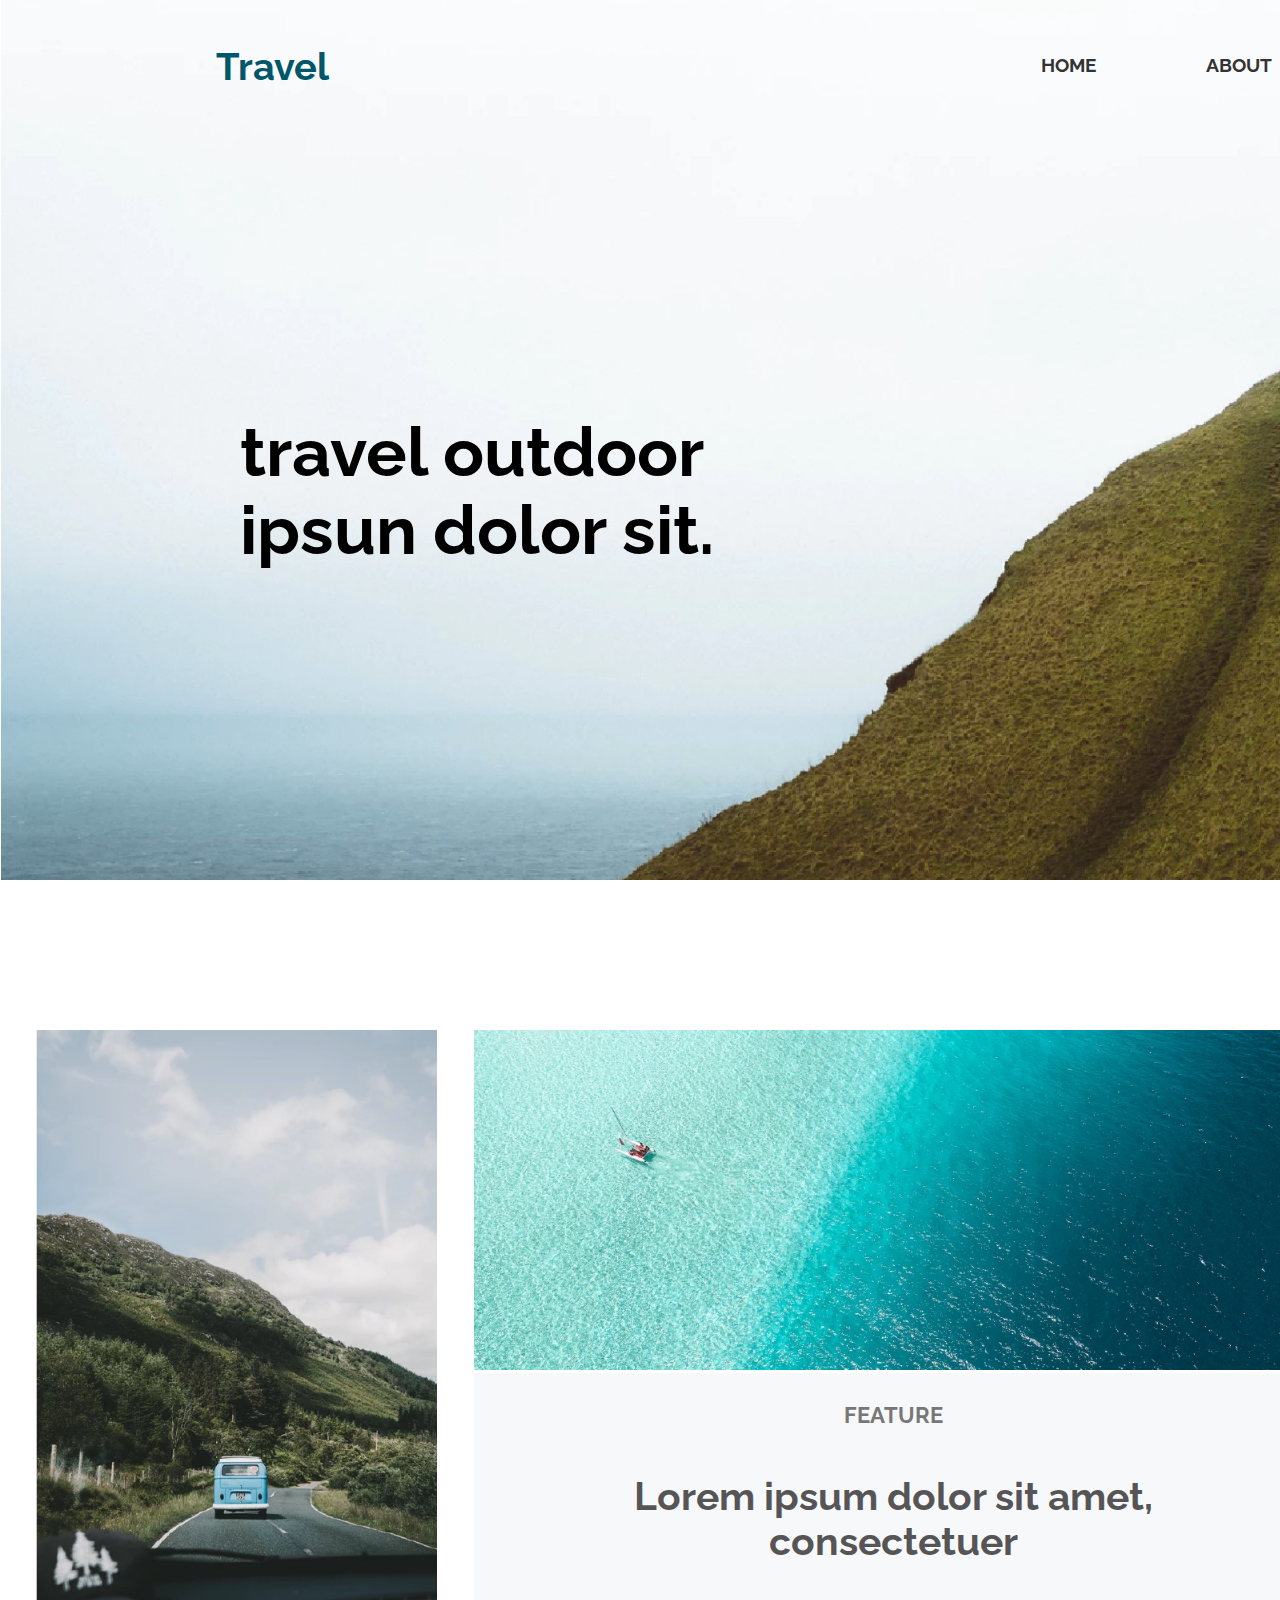
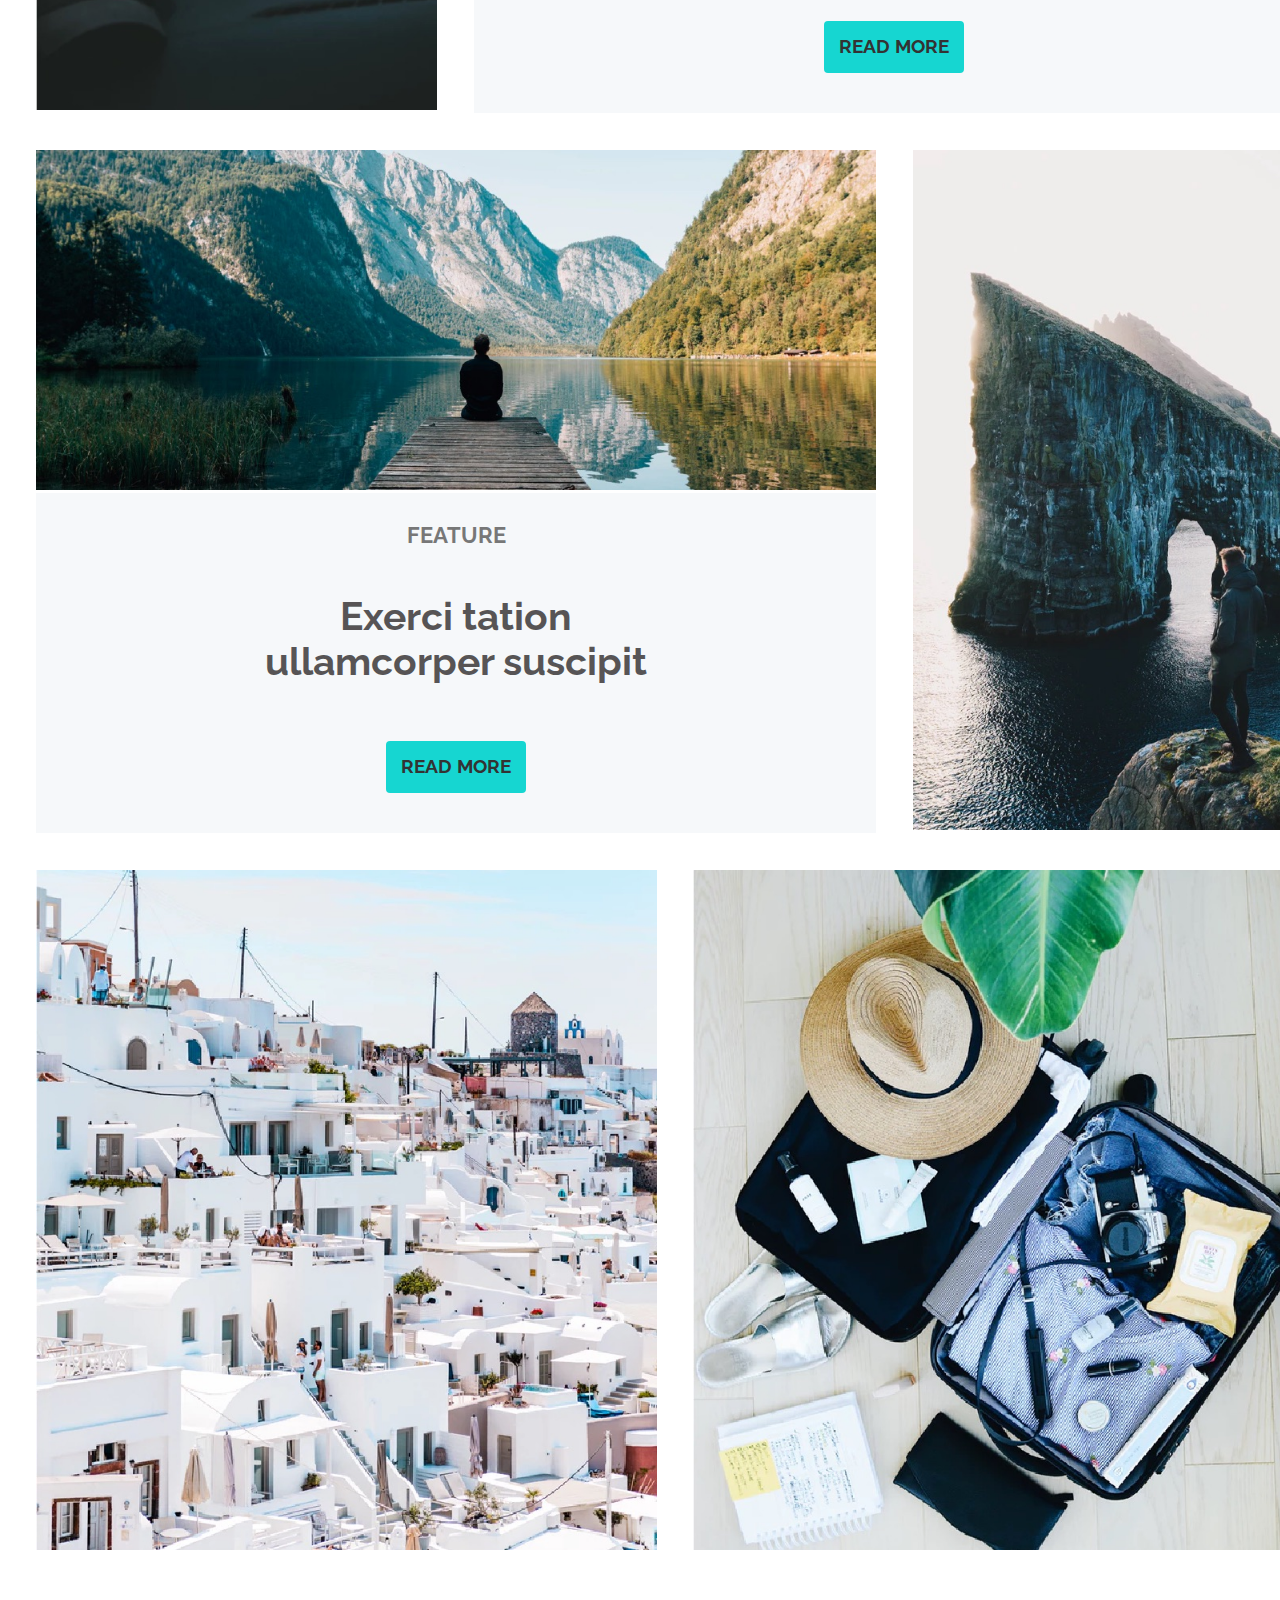
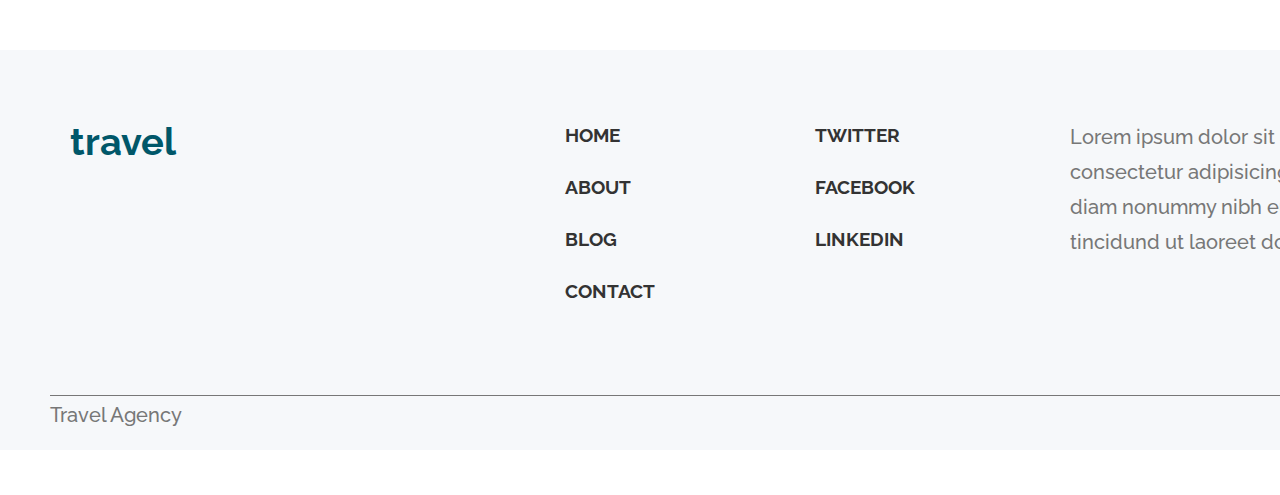
<file: index.html>
<!DOCTYPE html>
<html lang="en">

<head>
    <meta charset="UTF-8" />
    <meta name="viewport" content="width=device-width, initial-scale=1.0" />
    <meta http-equiv="X-UA-Compatible" content="ie=edge" />
    <title>Project 1</title>
    <link href="https://fonts.googleapis.com/css2?family=Raleway:wght@500;700&display=swap" rel="stylesheet" />

    <link rel="stylesheet" href="project-1-styles.css" />
</head>

<body>
    <!-- header -->
    <header class="top">
        <nav>
            <div class="logo">Travel</div>
            <ul class="ult">
                <li class="button1">
                    <a href="#">HOME
                        <div class="dropdown-home">
                            <a class="ddh" href="#">Menu 1</a>
                            <a class="ddh" href="#">Menu 2</a>
                            <a class="ddh" href="#">Menu 3</a>
                            <a class="ddh" href="#">Menu 4</a>
                            <a class="ddh" href="#">Menu 5</a>
                        </div>
                    </a>
                </li>
                <li class="button1"><a href="#">ABOUT</a></li>
                <li class="button1"><a href="#">BLOG</a></li>
                <li class="button2"><a class="contact" href="#">CONTACT</a></li>
            </ul>
        </nav>
        <h1 class="texttop">
            travel outdoor <br />
            ipsun dolor sit.
        </h1>
    </header>
    <main>
        <!-- section1 -->
        <section class="section1 wrapper">
            <div class="s1-1">
                <img class="image1" src="images/image-1.jpeg" alt="image1" />
            </div>
            <div class="s1-2">
                <img class="image2" src="images/image-2.jpeg" alt="image2" />
                <div class="s1-2-1">
                    <h2 class="feature">FEATURE</h2>
                    <p class="text">Lorem ipsum dolor sit amet, consectetuer</p>
                    <a class="readmore" href="#">READ MORE</a>
                </div>
            </div>
        </section>
        <!-- section2 -->
        <section class="section2 wrapper">
            <div class="s2-1">
                <img class="image3" src="images/image-3.jpeg" alt="image3" />
                <div class="s2-1-1">
                    <h2 class="feature">FEATURE</h2>
                    <p class="text">
                        Exerci tation <br />
                        ullamcorper suscipit
                    </p>
                    <a class="readmore" href="#">READ MORE</a>
                </div>
            </div>
            <div class="s2-2">
                <img class="image4" src="images/image-4.jpeg" alt="image4" />
            </div>
        </section>
        <!-- section3 -->
        <section class="section3 wrapper">
            <div class="s3-1">
                <img class="image5" src="images/image-5.jpeg" alt="image5" />
            </div>
            <div class="s3-2">
                <img class="image6" src="images/image-6.jpeg" alt="image6" />
            </div>
        </section>
    </main>
    <!-- footer -->
    <footer>
        <div class="footertop">
            <div class="logobot">travel</div>
            <ul class="ulb1">
                <li class="button3"><a href="#">HOME</a></li>

                <li class="button3"><a href="#">ABOUT</a></li>

                <li class="button3"><a href="#">BLOG</a></li>

                <li class="button3"><a href="#">CONTACT</a></li>
            </ul>
            <ul class="ulb2">
                <li class="button3"><a href="#">TWITTER</a></li>

                <li class="button3"><a href="#">FACEBOOK</a></li>

                <li class="button3"><a href="#">LINKEDIN</a></li>
            </ul>
            <div class="textbottom">
                Lorem ipsum dolor sit amet,<br />
                consectetur adipisicing elit, sed <br />
                diam nonummy nibh euismod <br />
                tincidund ut laoreet dolore magna.
            </div>
        </div>
        <p class="copyright">Travel Agency</p>
    </footer>
</body>

</html>
</file>
<file: project-1-styles.css>
html { line-height:1.15;-ms-text-size-adjust:100%;-webkit-text-size-adjust:100%}body{margin:0}article,aside,footer,header,nav,section{display:block}h1{font-size:2em;margin:.67em 0}figcaption,figure,main{display:block}figure{margin:1em 40px}hr{box-sizing:content-box;height:0;overflow:visible}pre{font-family:monospace,monospace;font-size:1em}a{background-color:transparent;-webkit-text-decoration-skip:objects}abbr[title]{border-bottom:none;text-decoration:underline;text-decoration:underline dotted}b,strong{font-weight:inherit}b,strong{font-weight:bolder}code,kbd,samp{font-family:monospace,monospace;font-size:1em}dfn{font-style:italic}mark{background-color:#ff0;color:#000}small{font-size:80%}sub,sup{font-size:75%;line-height:0;position:relative;vertical-align:baseline}sub{bottom:-.25em}sup{top:-.5em}audio,video{display:inline-block}audio:not([controls]){display:none;height:0}img{border-style:none}svg:not(:root){overflow:hidden}button,input,optgroup,select,textarea{font-family:sans-serif;font-size:100%;line-height:1.15;margin:0}button,input{overflow:visible}button,select{text-transform:none}button,html [type=button],[type=reset],[type=submit]{-webkit-appearance:button}button::-moz-focus-inner,[type=button]::-moz-focus-inner,[type=reset]::-moz-focus-inner,[type=submit]::-moz-focus-inner{border-style:none;padding:0}button:-moz-focusring,[type=button]:-moz-focusring,[type=reset]:-moz-focusring,[type=submit]:-moz-focusring{outline:1px dotted ButtonText}fieldset{padding:.35em .75em .625em}legend{box-sizing:border-box;color:inherit;display:table;max-width:100%;padding:0;white-space:normal}progress{display:inline-block;vertical-align:baseline}textarea{overflow:auto}[type=checkbox],[type=radio]{box-sizing:border-box;padding:0}[type=number]::-webkit-inner-spin-button,[type=number]::-webkit-outer-spin-button{height:auto}[type=search]{-webkit-appearance:textfield;outline-offset:-2px}[type=search]::-webkit-search-cancel-button,[type=search]::-webkit-search-decoration{-webkit-appearance:none}::-webkit-file-upload-button{-webkit-appearance:button;font:inherit}details,menu{display:block}summary{display:list-item}canvas{display:inline-block}template{display:none}[hidden]{display:none}
        
.clearfix:after {visibility: hidden; display: block; font-size: 0; content: ''; clear: both; height: 0; }
        
html { -moz-box-sizing: border-box; -webkit-box-sizing: border-box; box-sizing: border-box; }
        
*, *:before, *:after {box-sizing: inherit}
        
.sr-only { position: absolute; width: 1px; height: 1px; margin: -1px; border: 0; padding: 0; white-space: nowrap; clip-path: inset(100%); clip: rect(0 0 0 0); overflow: hidden;}



/* ----------------------------------------------------------------- */
html {
    font-size: 62.5%;
    font-family: 'Raleway', sans-serif;
}

body {
    margin: 0 auto;
    font-family: 'Raleway', sans-serif;
}

.wrapper {
    max-width: 1630px;
    width: 90%;
    margin: 0 auto;
    justify-content: space-evenly;
    display: flex;
    flex-direction: row;
}


/* top section ---------------------------------------------------------*/
.top {
    background: url(images/image-main.jpeg) ;
    height: 900px;
    width: 1900px;
    background-size: cover;
    max-width: 1900px;
    margin: -20px auto 150px auto;
}

a {
    text-decoration: none;
    color: #333333;
} 

li {
    list-style: none;
  }

nav{
    padding: 10px 0; 
    display: flex;
    justify-content: space-evenly; 
  }



.ult {
    display: flex;
    flex-direction: row;
    justify-content: end;
    margin-left: 400px;
}

/* section1 and section2----------------------------------------------------- */
.section1 {
     display: flex;
    justify-content: space-evenly; 
}

.s1-1,
.image1,
.s2-2
.image4 {
    width: calc( 501px*0.8);
    height: calc(850px*0.8);
}

.image2,
.s1-2-1,
.s2-1,
.image3,
.s2-1-1 {
    background-color: #F6F8FA;
    width: calc(1050px*0.8);
    height: calc(425px*0.8);
}

.s1-2-1,
.s2-1-1,
.feature,
.text,
.readmore {
    display: flex;
    flex-direction: column;
    align-self: center;
}

/* section 3 ----------------------------------------------------- */
.s3-1,
.s3-2,
.image5,
.image6 {
    width: calc(776px*0.8);
    height: calc(850px*0.8);
}

/* --s1+s2+s3---------------------------------------- */
.section1,
.section2,
.section3{
    width: 1350px;
    height: 680px;
   
    margin-top: 40px;
    margin-bottom: 40px;
}

/* bottom section------------------------------------------------------------ */
footer {
    background-color: #F6F8FA;
    height: 400px;
    max-width: 1900px;
    margin: 100px auto 0 auto;
}


.ulb1,
.ulb2 {
    display: flex;
    flex-direction: column;
    justify-content: start;
    width: 250px;
    height: 500px;
    padding: 50px;
}

.navigation1 {
    display: flex;
    flex-direction: column;

}

.footertop {
    display: flex;
    flex-direction: row;
    align-items: flex-start;
    align-self: end;
    width: 1900px;
    height: 350px;
}

.footertop,
.logobot,
.ulb1,
.ulb2,
.textbottom {
    height: 325px;
}

.copyright {border-top: 1px solid #777;
    width : 1550px;
    height : 80px;
    font-size: 20px;
    font-weight: 500;
    color: #777777;
    margin-top: 20px;
    margin-left: 50px;
    padding-bottom: 40px;
    display: flex;
    justify-content: flex-start;
}

.textbottom {
    font-size: 20px;
    font-weight: 500;
    color: #777;
    text-align: justify;
    display: flex;
    align-items: flex-start;
    padding: 70px;
    line-height: 35px;
}

.logobot {
    width: 300px;
    color: #005769;
    font-size: 38px;
    font-weight: 700;
    padding:70px;
    margin-right: 200px;
    align-items: center;
    box-sizing: border-box;
}
    
/* ---------------------------------------------- */
p {
    font-size: 4rem;
    color: rgba(34, 30, 30, 0.75);
}

h2,p {
    margin: 0px;
}

.logo {
    color: #005769;
    font-size: 38px;
    font-weight: 700;
    padding:50px 0px;
    margin:5px;
    box-sizing: border-box;
}

.button1 {
    color: #333333;
    font-size: 19px;
    font-weight: 700;
    padding:50px;
    margin:5px;
    box-sizing: border-box;
}

.button2,
.readmore {
    color: #333333;
    font-size: 19px;
    font-weight: 700;
    background-color: #16D6D1;
    text-decoration: none;
    border-radius:4px;
    padding:15px;
    margin:40px;
}

.button3 {
    color: #333333;
    font-size: 19px;
    font-weight: 700;
    padding:10px;
    margin:5px;
    align-items: center;
    box-sizing: border-box;
}

.feature {
    font-size: 22px;
    color: #777777;
    padding: 30px;
}

/* text top--------------------------------------- */
h1 {
    height: 75%;
    width: 66%;
    font-size: 68px;
    font-weight: 700;
    display: flex;
    justify-content: center;
    align-items: center;
    padding-right: 300px;
    margin: 0 0;
}

p {
    height: 75%;
    width: 66%;
    font-size: 39px;
    font-weight: 700;
    text-align: center;
    justify-content: center;
    align-items: center;
    margin: auto 0;
}
/* ---------------------------------- */


.button1:hover {
    color: #333333;
    font-size: 19px;
    font-weight: 700;
    box-sizing: border-box;
    background-color: #16D6D1;
    border-radius:4px;
    padding:15px;
    margin:40px;
}

.button2:hover,
.readmore:hover {
    color: white;
    font-size: 19px;
    font-weight: 700;
    background-color: #777777;
    text-decoration: none;
    border-radius:4px;
    padding:15px;
    margin:40px;
}

.contact:hover {
    color: white;
}


.button3:hover {
    color: #333333;
    font-size: 19px;
    font-weight: 700;
    align-items: center;
    box-sizing: border-box;
    background-color: #16D6D1;
    border-radius:4px;
}


.dropdown-home {
    display: none;
    width: 150px;
    background-color: rgb(252, 252, 252);
    min-width: 100px;
}

.dropdown-home a {
    color: black;
    font-size: 19px;
    font-weight: 500;
    text-decoration: none;
    display: block;
    padding: 10px 0px;
    border-radius:4px;
    text-align: center;
    min-width: 100px;
    margin: auto;
    
}
.button1:hover .dropdown-home {
    display: block;
    position: absolute;
    margin-top: 16px;
}

.ddh:hover {
    background-color: lightgray;
}
</file>
